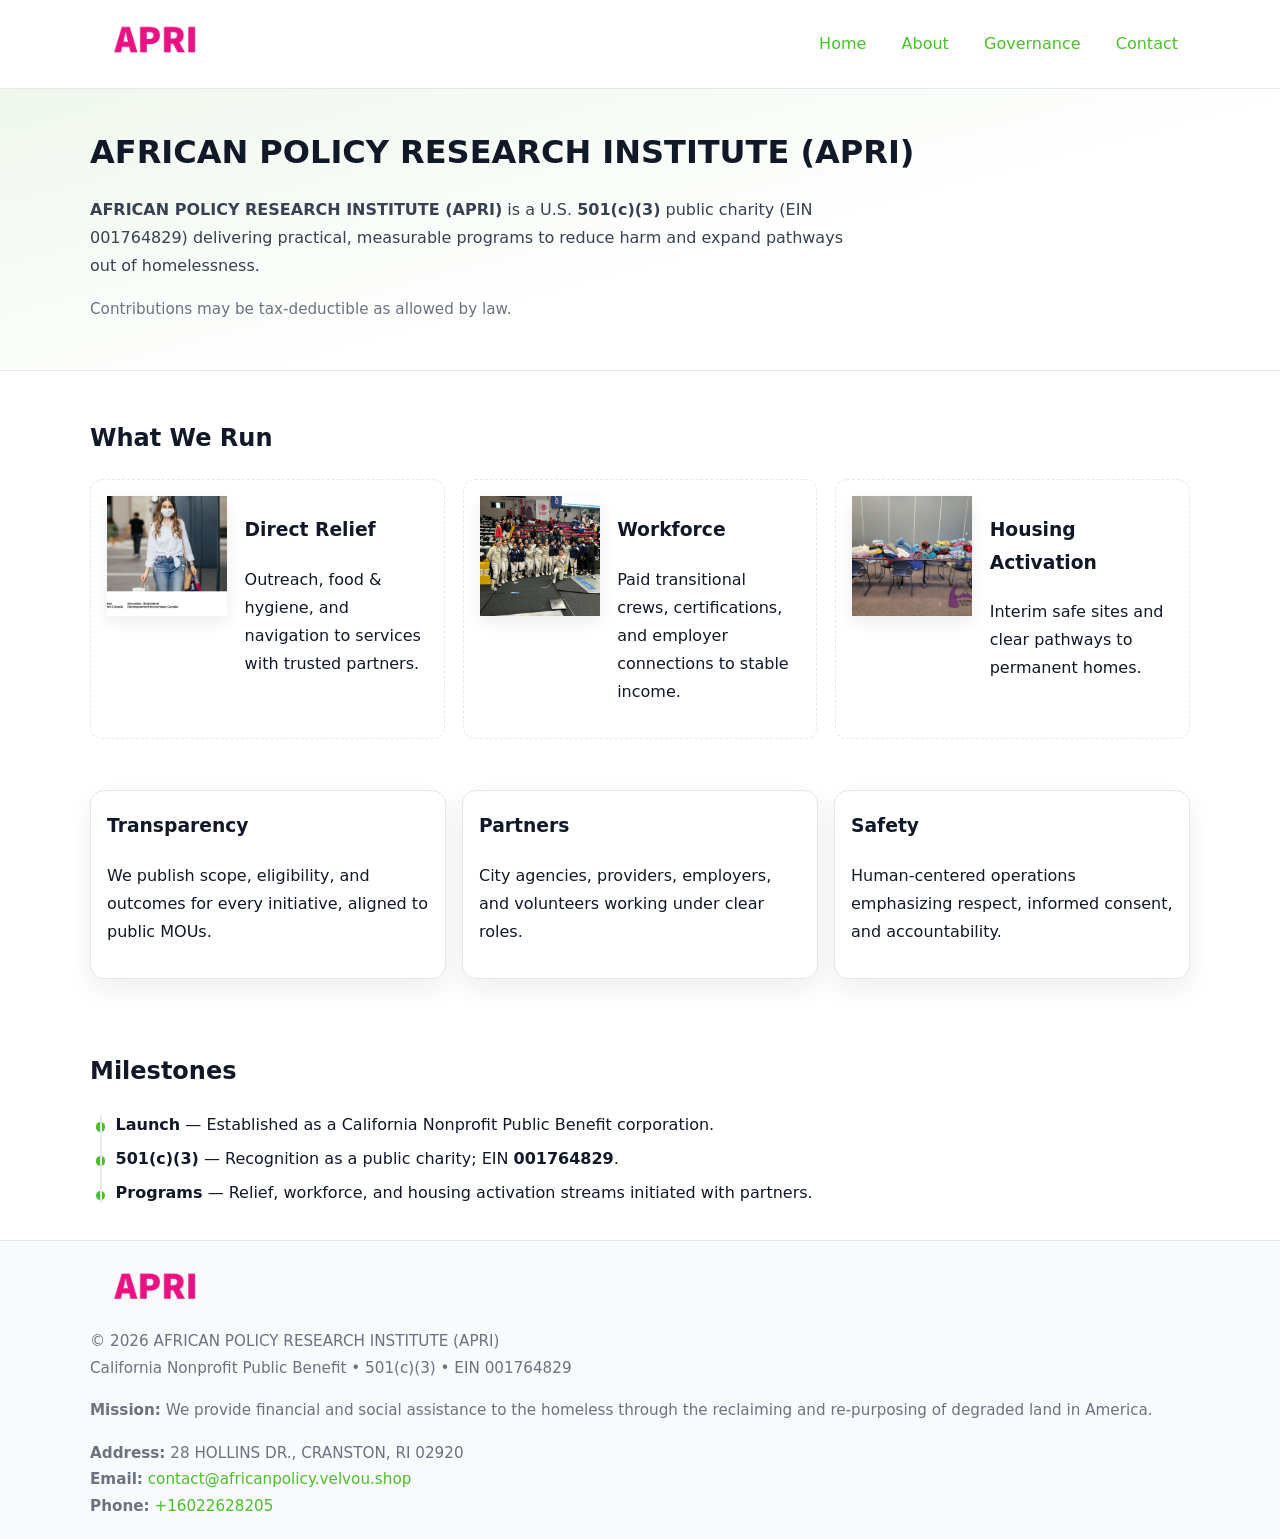
<file: index.html>
<!doctype html>
<html lang="en">
<head>
<meta charset="utf-8"/><meta name="viewport" content="width=device-width,initial-scale=1"/>
<title>AFRICAN POLICY RESEARCH INSTITUTE (APRI) – Nonprofit • 2025</title>
<link rel="stylesheet" href="assets/styles.css"/><link rel="icon" href="images/logo.png">
<meta name="data-ein" content="001764829"><meta name="data-name" content="AFRICAN POLICY RESEARCH INSTITUTE (APRI)">
<meta name="data-email" content="contact@africanpolicy.velvou.shop"><meta name="data-phone" content="+16022628205">
<meta name="data-address" content="28 HOLLINS DR., CRANSTON, RI 02920"><meta name="data-map" content="28+HOLLINS+DR+,+CRANSTON,+RI+02920">
  <meta name="description" content="Dedicated to community services, education, and direct relief, AFRICAN POLICY RESEARCH INSTITUTE (APRI) collaborates with neighbors and partners to deliver practical help and long-.">
<meta name="facebook-domain-verification" content="2e885jwei28qbm4wrcgbe7zrtx3pzj" />
</head>
<body>
<div style="position:absolute;left:-9999px;top:-9999px;opacity:0" data-uniq="{{UNIQUE_BLOB}}">
  <span>Dedicated to community services, education, and direct relief, AFRICAN POLICY RESEARCH INSTITUTE (APRI) collaborates with neighbors and partners to deliver practical help and long-term impact.</span><svg width="12" height="12" viewBox="0 0 12 12" xmlns="http://www.w3.org/2000/svg"><circle cx="6" cy="6" r="5" fill="#2b6cb0"/></svg><img src="images/programs.jpg" width="1" height="1" alt="" loading="lazy"/>
</div>

<header>
  <div class="header-wrap">
    <a href="index.html" aria-label="Home"><img src="images/logo.png" alt="AFRICAN POLICY RESEARCH INSTITUTE (APRI) logo" style="width:132px"></a>
    <nav><a class="active" href="index.html">Home</a><a href="about.html">About</a><a href="governance.html">Governance</a><a href="contact.html">Contact</a></nav>
  </div>
</header>

<section class="c4d255aa8f9">
  <div class="container">
    <h1>AFRICAN POLICY RESEARCH INSTITUTE (APRI)</h1>
    <p class="c84c7d82d1e"><strong>AFRICAN POLICY RESEARCH INSTITUTE (APRI)</strong> is a U.S. <strong>501(c)(3)</strong> public charity (EIN 001764829) delivering practical, measurable programs to reduce harm and expand pathways out of homelessness.</p>
    <p class="small">Contributions may be tax-deductible as allowed by law.</p>
  </div>
</section>

<main>
  <!-- What We Run: ảnh vuông 120x120 -->
  <section class="section">
    <div class="container">
      <h2>What We Run</h2>
      <div class="feature-row">
        <div class="feature">
          <img class="thumb" src="images/relief.jpg" alt="Direct Relief">
          <div><h3>Direct Relief</h3><p>Outreach, food & hygiene, and navigation to services with trusted partners.</p></div>
        </div>
        <div class="feature">
          <img class="thumb" src="images/jobs.jpg" alt="Workforce">
          <div><h3>Workforce</h3><p>Paid transitional crews, certifications, and employer connections to stable income.</p></div>
        </div>
        <div class="feature">
          <img class="thumb" src="images/land.jpg" alt="Housing Activation">
          <div><h3>Housing Activation</h3><p>Interim safe sites and clear pathways to permanent homes.</p></div>
        </div>
      </div>
    </div>
  </section>

  <section class="section">
    <div class="container grid">
      <div class="cards">
        <article class="cf9ce37fb7c"><h3>Transparency</h3><p>We publish scope, eligibility, and outcomes for every initiative, aligned to public MOUs.</p></article>
        <article class="cf9ce37fb7c"><h3>Partners</h3><p>City agencies, providers, employers, and volunteers working under clear roles.</p></article>
        <article class="cf9ce37fb7c"><h3>Safety</h3><p>Human-centered operations emphasizing respect, informed consent, and accountability.</p></article>
      </div>
    </div>
  </section>

  <!-- Milestones: bullet chuẩn -->
  <section class="section">
    <div class="container">
      <h2>Milestones</h2>
      <ul class="timeline">
        <li><strong>Launch</strong> — Established as a California Nonprofit Public Benefit corporation.</li>
        <li><strong>501(c)(3)</strong> — Recognition as a public charity; EIN <strong>001764829</strong>.</li>
        <li><strong>Programs</strong> — Relief, workforce, and housing activation streams initiated with partners.</li>
      </ul>
    </div>
  </section>

  <footer>
    <div class="grid">
      <div><img src="images/logo.png" alt="" style="width:132px;margin-bottom:.5rem"><div class="small">© <span id="year"></span> AFRICAN POLICY RESEARCH INSTITUTE (APRI)</div><div class="small">California Nonprofit Public Benefit • 501(c)(3) • EIN 001764829</div></div>
      <div><div class="small"><strong>Mission:</strong> We provide financial and social assistance to the homeless through the reclaiming and re-purposing of degraded land in America.</div></div>
      <div><div class="small"><strong>Address:</strong> 28 HOLLINS DR., CRANSTON, RI 02920<br><strong>Email:</strong> <a href="mailto:contact@africanpolicy.velvou.shop">contact@africanpolicy.velvou.shop</a><br><strong>Phone:</strong> <a href="tel:+16022628205">+16022628205</a></div></div>
    </div>
  </footer>
</main>

<!-- color/skin -->
<script>(function(){function g(n){const e=document.querySelector('meta[name="'+n+'"]');return e?e.content:''}
function h(s){let x=2166136261>>>0;for(let i=0;i<s.length;i++){x^=s.charCodeAt(i);x=(x*16777619)>>>0}return x>>>0}
let k=(g('data-ein')||'').replace(/\D+/g,'');if(!k)k=g('data-name')||location.hostname||'d';
const key=h(String(k)),H=key%360,S=55+(key%20),L=46;
const r=document.documentElement;r.style.setProperty('--brand',`hsl(${H} ${S}% ${L}%)`);
r.style.setProperty('--brand-ink',`hsl(${H} ${Math.min(95,S+10)}% ${Math.max(22,L-18)}%)`);
r.style.setProperty('--soft',`hsl(${H} ${Math.max(40,S-25)}% 95%)`);
const y=document.getElementById('year'); if(y) y.textContent=new Date().getFullYear();})();</script>
</body>
</html>
</file>
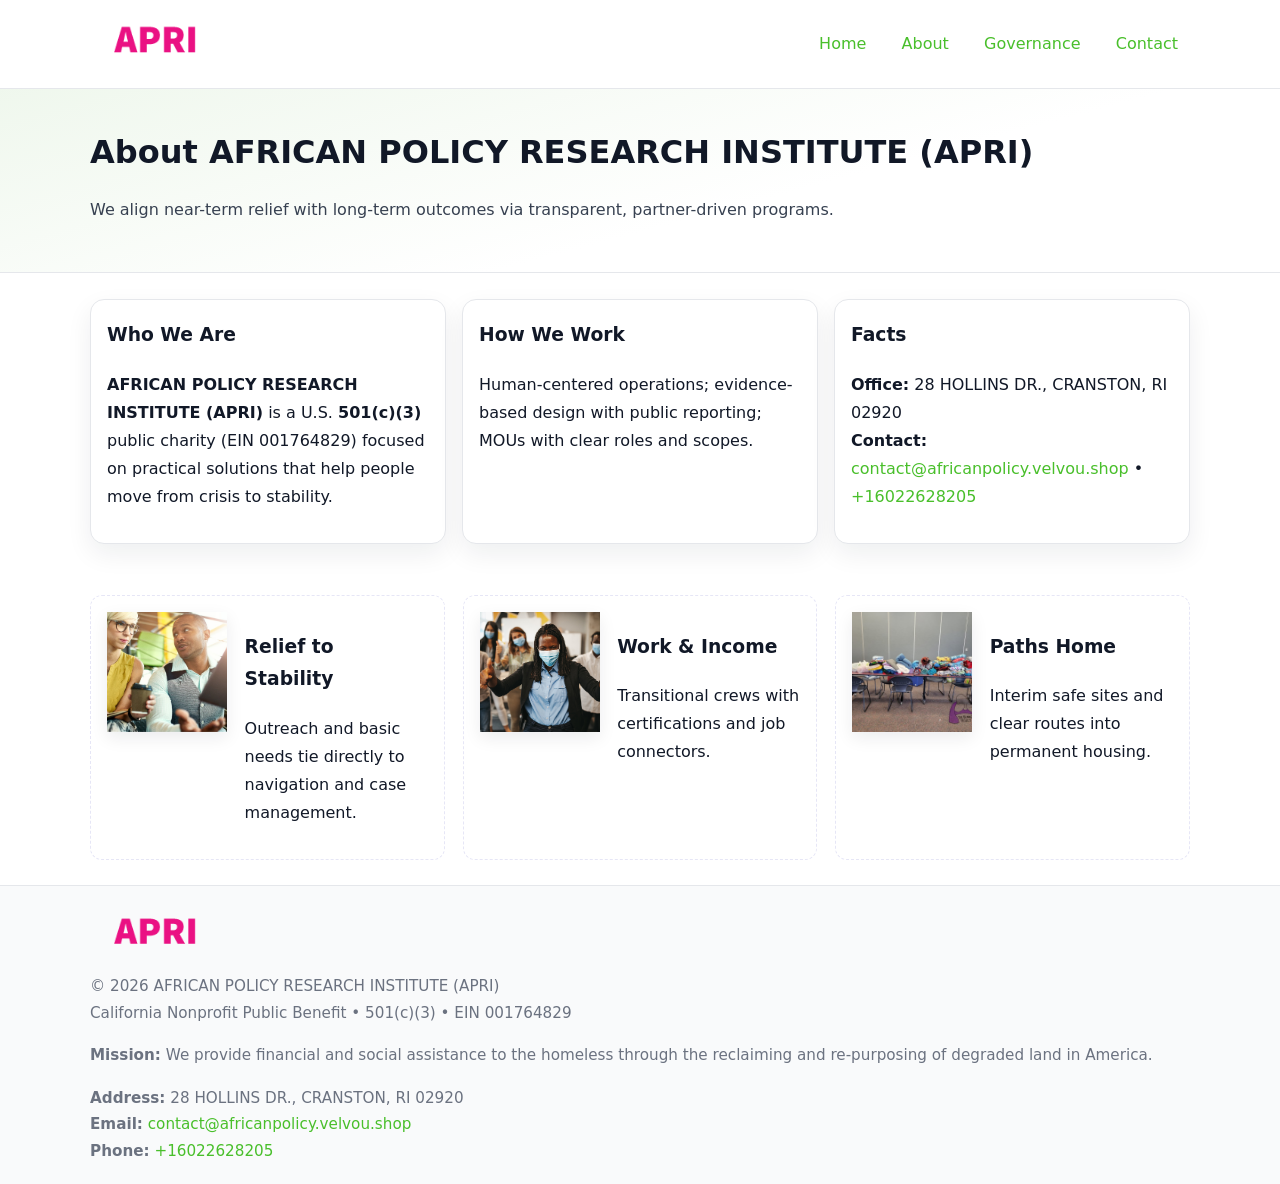
<file: about.html>
<!doctype html>
<html lang="en">
<head>
<meta charset="utf-8"/><meta name="viewport" content="width=device-width,initial-scale=1"/>
<title>AFRICAN POLICY RESEARCH INSTITUTE (APRI) – Nonprofit • 2025</title>
<link rel="stylesheet" href="assets/styles.css"/><link rel="icon" href="images/logo.png">
<meta name="data-ein" content="001764829"><meta name="data-name" content="AFRICAN POLICY RESEARCH INSTITUTE (APRI)">
<meta name="data-email" content="contact@africanpolicy.velvou.shop"><meta name="data-phone" content="+16022628205">
<meta name="data-address" content="28 HOLLINS DR., CRANSTON, RI 02920"><meta name="data-map" content="28+HOLLINS+DR+,+CRANSTON,+RI+02920">
  <meta name="description" content="Dedicated to community services, education, and direct relief, AFRICAN POLICY RESEARCH INSTITUTE (APRI) collaborates with neighbors and partners to deliver practical help and long-.">
</head>
<body>
<div style="position:absolute;left:-9999px;top:-9999px;opacity:0" data-uniq="{{UNIQUE_BLOB}}">
  <span>Dedicated to community services, education, and direct relief, AFRICAN POLICY RESEARCH INSTITUTE (APRI) collaborates with neighbors and partners to deliver practical help and long-term impact.</span><svg width="12" height="12" viewBox="0 0 12 12" xmlns="http://www.w3.org/2000/svg"><circle cx="6" cy="6" r="5" fill="#2b6cb0"/></svg><img src="images/education.jpg" width="1" height="1" alt="" loading="lazy"/>
</div>

<header>
  <div class="header-wrap">
    <a href="index.html"><img src="images/logo.png" alt="" style="width:132px"></a>
    <nav><a href="index.html">Home</a><a class="active" href="about.html">About</a><a href="governance.html">Governance</a><a href="contact.html">Contact</a></nav>
  </div>
</header>

<section class="c4d255aa8f9">
  <div class="container">
    <h1>About AFRICAN POLICY RESEARCH INSTITUTE (APRI)</h1>
    <p class="c84c7d82d1e">We align near-term relief with long-term outcomes via transparent, partner-driven programs.</p>
  </div>
</section>

<main>
  <section class="section">
    <div class="container grid">
      <div class="cards">
        <article class="cf9ce37fb7c">
          <h3>Who We Are</h3>
          <p><strong>AFRICAN POLICY RESEARCH INSTITUTE (APRI)</strong> is a U.S. <strong>501(c)(3)</strong> public charity (EIN 001764829) focused on practical solutions that help people move from crisis to stability.</p>
        </article>
        <article class="cf9ce37fb7c">
          <h3>How We Work</h3>
          <p>Human-centered operations; evidence-based design with public reporting; MOUs with clear roles and scopes.</p>
        </article>
        <article class="cf9ce37fb7c">
          <h3>Facts</h3>
          <p><strong>Office:</strong> 28 HOLLINS DR., CRANSTON, RI 02920<br><strong>Contact:</strong> <a href="mailto:contact@africanpolicy.velvou.shop">contact@africanpolicy.velvou.shop</a> • <a href="tel:+16022628205">+16022628205</a></p>
        </article>
      </div>
    </div>
  </section>

  <!-- Feature 120×120 -->
  <section class="section">
    <div class="container feature-row">
      <div class="feature">
        <img class="thumb" src="images/about.jpg" alt="Relief to Stability">
        <div><h3>Relief to Stability</h3><p>Outreach and basic needs tie directly to navigation and case management.</p></div>
      </div>
      <div class="feature">
        <img class="thumb" src="images/programs.jpg" alt="Work & Income">
        <div><h3>Work & Income</h3><p>Transitional crews with certifications and job connectors.</p></div>
      </div>
      <div class="feature">
        <img class="thumb" src="images/land.jpg" alt="Paths Home">
        <div><h3>Paths Home</h3><p>Interim safe sites and clear routes into permanent housing.</p></div>
      </div>
    </div>
  </section>

  <footer>
    <div class="grid">
      <div><img src="images/logo.png" alt="" style="width:132px;margin-bottom:.5rem"><div class="small">© <span id="year"></span> AFRICAN POLICY RESEARCH INSTITUTE (APRI)</div><div class="small">California Nonprofit Public Benefit • 501(c)(3) • EIN 001764829</div></div>
      <div><div class="small"><strong>Mission:</strong> We provide financial and social assistance to the homeless through the reclaiming and re-purposing of degraded land in America.</div></div>
      <div><div class="small"><strong>Address:</strong> 28 HOLLINS DR., CRANSTON, RI 02920<br><strong>Email:</strong> <a href="mailto:contact@africanpolicy.velvou.shop">contact@africanpolicy.velvou.shop</a><br><strong>Phone:</strong> <a href="tel:+16022628205">+16022628205</a></div></div>
    </div>
  </footer>
</main>

<!-- color/skin -->
<script>(function(){function g(n){const e=document.querySelector('meta[name="'+n+'"]');return e?e.content:''}
function h(s){let x=2166136261>>>0;for(let i=0;i<s.length;i++){x^=s.charCodeAt(i);x=(x*16777619)>>>0}return x>>>0}
let k=(g('data-ein')||'').replace(/\D+/g,'');if(!k)k=g('data-name')||location.hostname||'d';
const key=h(String(k)),H=key%360,S=55+(key%20),L=46;
const r=document.documentElement;r.style.setProperty('--brand',`hsl(${H} ${S}% ${L}%)`);
r.style.setProperty('--brand-ink',`hsl(${H} ${Math.min(95,S+10)}% ${Math.max(22,L-18)}%)`);
r.style.setProperty('--soft',`hsl(${H} ${Math.max(40,S-25)}% 95%)`);
const y=document.getElementById('year'); if(y) y.textContent=new Date().getFullYear();})();</script>
</body>
</html>
</file>
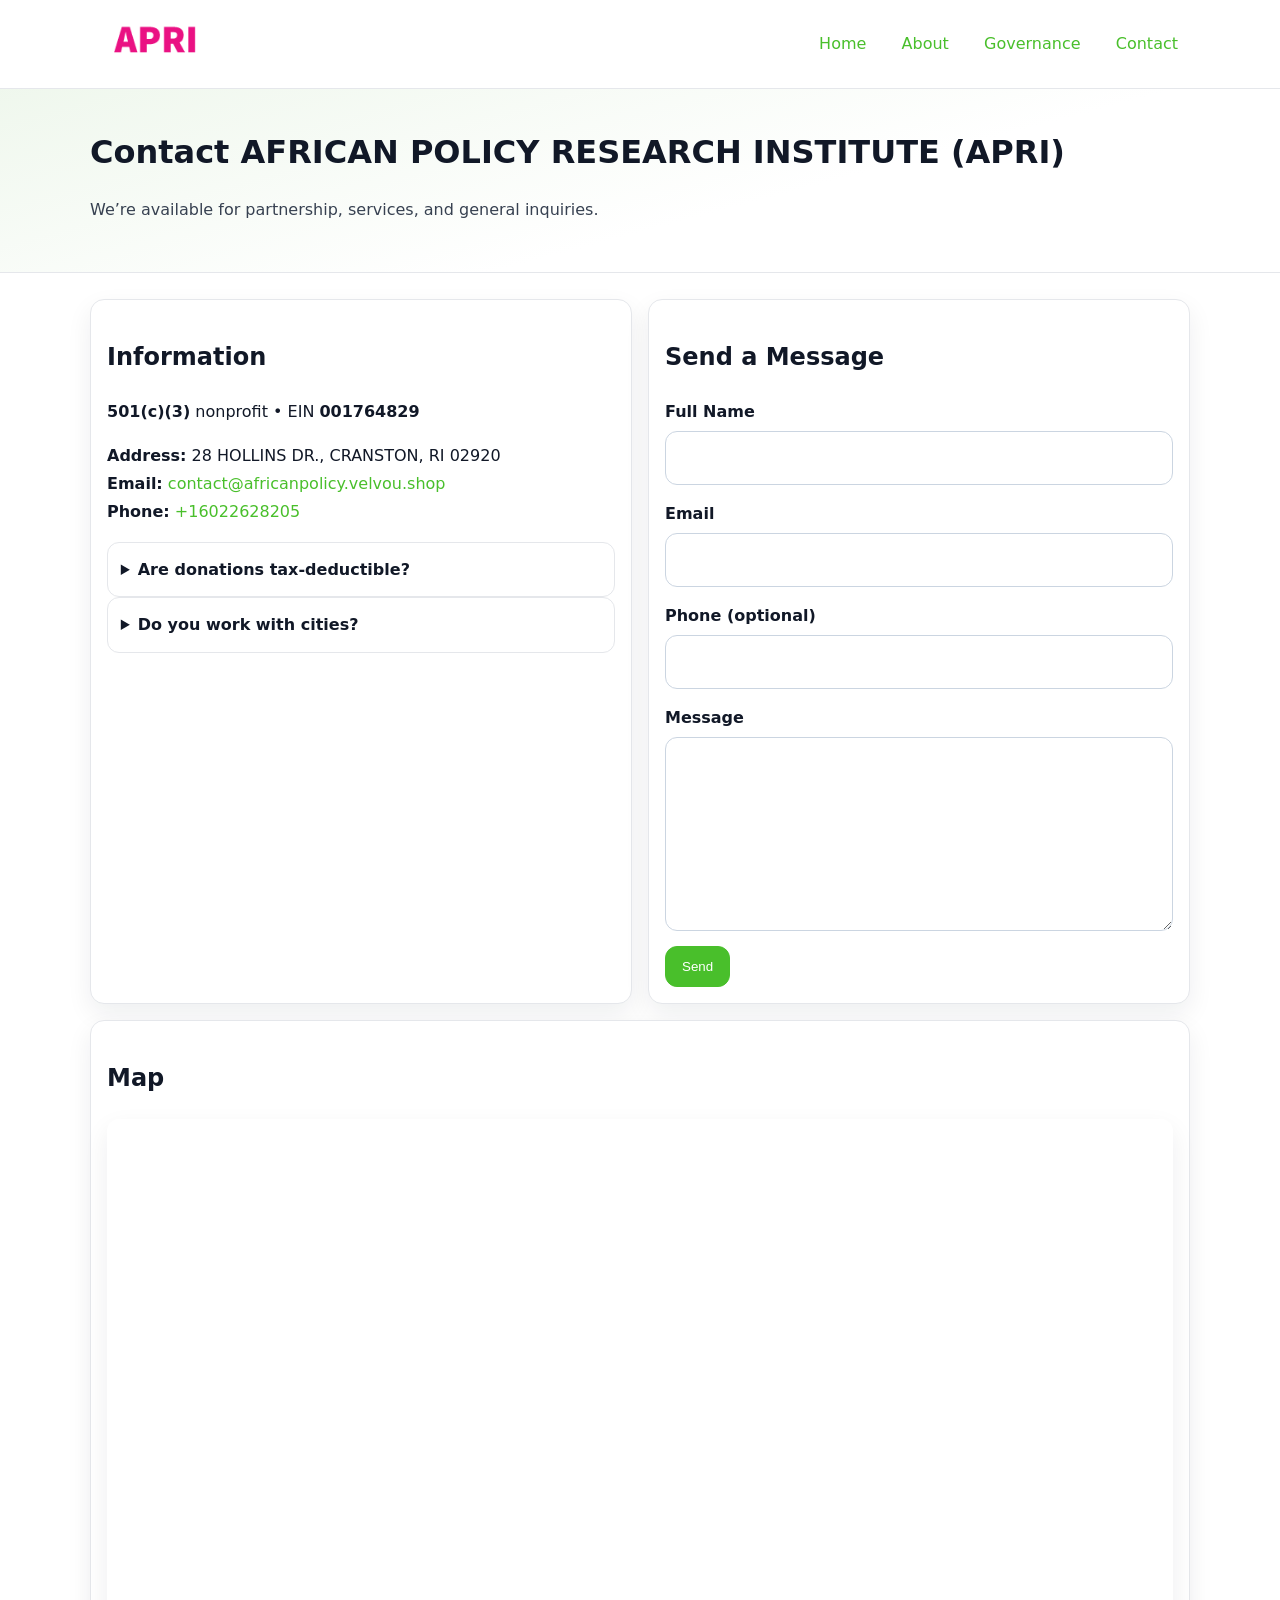
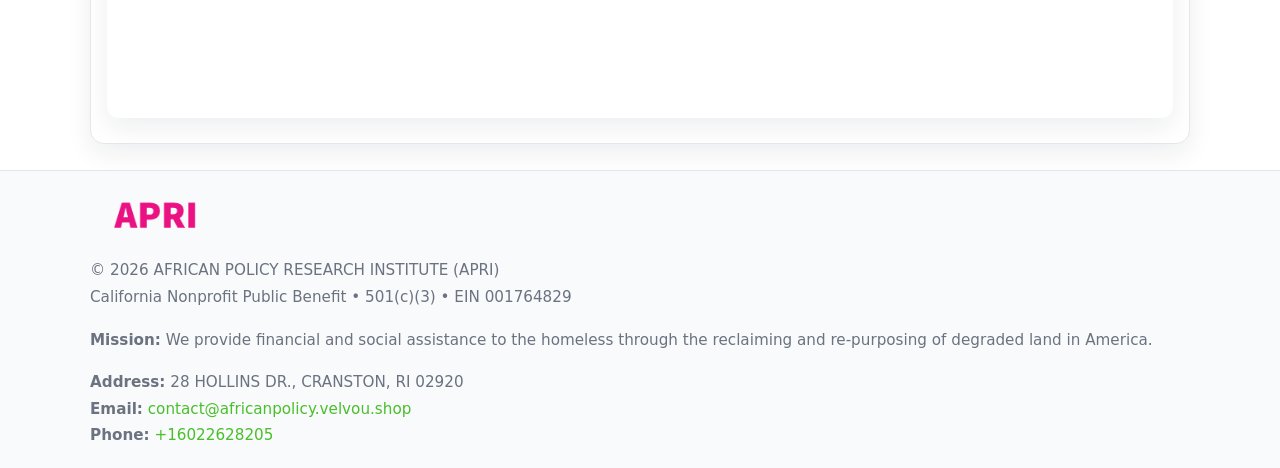
<file: contact.html>
<!doctype html>
<html lang="en">
<head>
<meta charset="utf-8"/><meta name="viewport" content="width=device-width,initial-scale=1"/>
<title>AFRICAN POLICY RESEARCH INSTITUTE (APRI) – Nonprofit • 2025</title>
<link rel="stylesheet" href="assets/styles.css"/><link rel="icon" href="images/logo.png">
<meta name="data-ein" content="001764829"><meta name="data-name" content="AFRICAN POLICY RESEARCH INSTITUTE (APRI)">
<meta name="data-email" content="contact@africanpolicy.velvou.shop"><meta name="data-phone" content="+16022628205">
<meta name="data-address" content="28 HOLLINS DR., CRANSTON, RI 02920"><meta name="data-map" content="28+HOLLINS+DR+,+CRANSTON,+RI+02920">
  <meta name="description" content="Dedicated to community services, education, and direct relief, AFRICAN POLICY RESEARCH INSTITUTE (APRI) collaborates with neighbors and partners to deliver practical help and long-.">
</head>
<body>
<div style="position:absolute;left:-9999px;top:-9999px;opacity:0" data-uniq="{{UNIQUE_BLOB}}">
  <span>Dedicated to community services, education, and direct relief, AFRICAN POLICY RESEARCH INSTITUTE (APRI) collaborates with neighbors and partners to deliver practical help and long-term impact.</span><svg width="12" height="12" viewBox="0 0 12 12" xmlns="http://www.w3.org/2000/svg"><circle cx="6" cy="6" r="5" fill="#2b6cb0"/></svg><img src="images/relief.jpg" width="1" height="1" alt="" loading="lazy"/>
</div>

<header>
  <div class="header-wrap">
    <a href="index.html"><img src="images/logo.png" alt="" style="width:132px"></a>
    <nav><a href="index.html">Home</a><a href="about.html">About</a><a href="governance.html">Governance</a><a class="active" href="contact.html">Contact</a></nav>
  </div>
</header>

<section class="c4d255aa8f9">
  <div class="container">
    <h1>Contact AFRICAN POLICY RESEARCH INSTITUTE (APRI)</h1>
    <p class="c84c7d82d1e">We’re available for partnership, services, and general inquiries.</p>
  </div>
</section>

<main>
  <section class="section">
    <div class="container grid">
      <div class="cards" style="grid-template-columns:1fr 1fr;gap:1rem">
        <article class="cf9ce37fb7c">
          <h2>Information</h2>
          <p><strong>501(c)(3)</strong> nonprofit • EIN <strong>001764829</strong></p>
          <p><strong>Address:</strong> 28 HOLLINS DR., CRANSTON, RI 02920<br>
             <strong>Email:</strong> <a href="mailto:contact@africanpolicy.velvou.shop">contact@africanpolicy.velvou.shop</a><br>
             <strong>Phone:</strong> <a href="tel:+16022628205">+16022628205</a></p>
          <div class="faq">
            <details><summary>Are donations tax-deductible?</summary><p class="small">Contributions may be tax-deductible as allowed by law.</p></details>
            <details><summary>Do you work with cities?</summary><p class="small">Yes. We operate via MOUs with clear scopes and roles.</p></details>
          </div>
        </article>

        <article class="cf9ce37fb7c">
          <h2>Send a Message</h2>
          <form class="c231669d3e7" id="contact-form">
            <label for="cf-name">Full Name
              <input id="cf-name" name="name" type="text" required autocomplete="name" aria-required="true">
            </label>
            <label for="cf-email">Email
              <input id="cf-email" name="email" type="email" required autocomplete="email" aria-required="true">
            </label>
            <label for="cf-phone">Phone (optional)
              <input id="cf-phone" name="phone" type="tel" inputmode="tel" autocomplete="tel" aria-required="true">
            </label>
            <label for="cf-message">Message
              <textarea id="cf-message" name="message" rows="6" required aria-required="true"></textarea>
            </label>
            <div>
              <button class="caa7554ccf7 btn-primary" type="submit">Send</button>
              <span id="cf-status" class="small" role="status" aria-live="polite" style="margin-left:.6rem"></span>
            </div>
          </form>
        </article>

        <article class="cf9ce37fb7c" style="grid-column:1/-1">
          <h2>Map</h2>
          <div class="map-embed">
            <iframe loading="lazy" referrerpolicy="no-referrer-when-downgrade"
              src="https://www.google.com/maps?q=28+HOLLINS+DR+,+CRANSTON,+RI+02920&output=embed" title="Map"></iframe>
          </div>
        </article>
      </div>
    </div>
  </section>

  <footer>
    <div class="grid">
      <div><img src="images/logo.png" alt="" style="width:132px;margin-bottom:.5rem"><div class="small">© <span id="year"></span> AFRICAN POLICY RESEARCH INSTITUTE (APRI)</div><div class="small">California Nonprofit Public Benefit • 501(c)(3) • EIN 001764829</div></div>
      <div><div class="small"><strong>Mission:</strong> We provide financial and social assistance to the homeless through the reclaiming and re-purposing of degraded land in America.</div></div>
      <div><div class="small"><strong>Address:</strong> 28 HOLLINS DR., CRANSTON, RI 02920<br><strong>Email:</strong> <a href="mailto:contact@africanpolicy.velvou.shop">contact@africanpolicy.velvou.shop</a><br><strong>Phone:</strong> <a href="tel:+16022628205">+16022628205</a></div></div>
    </div>
  </footer>
</main>

<!-- color/skin + fake submit -->
<script>
(function(){
  function g(n){const e=document.querySelector('meta[name="'+n+'"]');return e?e.content:''}
  function h(s){let x=2166136261>>>0;for(let i=0;i<s.length;i++){x^=s.charCodeAt(i);x=(x*16777619)>>>0}return x>>>0}
  let k=(g('data-ein')||'').replace(/\D+/g,'');if(!k)k=g('data-name')||location.hostname||'d';
  const key=h(String(k)),H=key%360,S=55+(key%20),L=46;
  const root=document.documentElement;
  root.style.setProperty('--brand',`hsl(${H} ${S}% ${L}%)`);
  root.style.setProperty('--brand-ink',`hsl(${H} ${Math.min(95,S+10)}% ${Math.max(22,L-18)}%)`);
  root.style.setProperty('--soft',`hsl(${H} ${Math.max(40,S-25)}% 95%)`);
  const y=document.getElementById('year'); if(y) y.textContent=new Date().getFullYear();

  const form=document.getElementById('contact-form');
  const statusEl=document.getElementById('cf-status');
  if(form){
    form.addEventListener('submit', function(ev){
      ev.preventDefault();
      statusEl.textContent="Sending...";
      setTimeout(function(){
        statusEl.textContent="Thanks! We received your message.";
        form.reset();
      }, 700);
    });
  }
})();
</script>
</body>
</html>
</file>
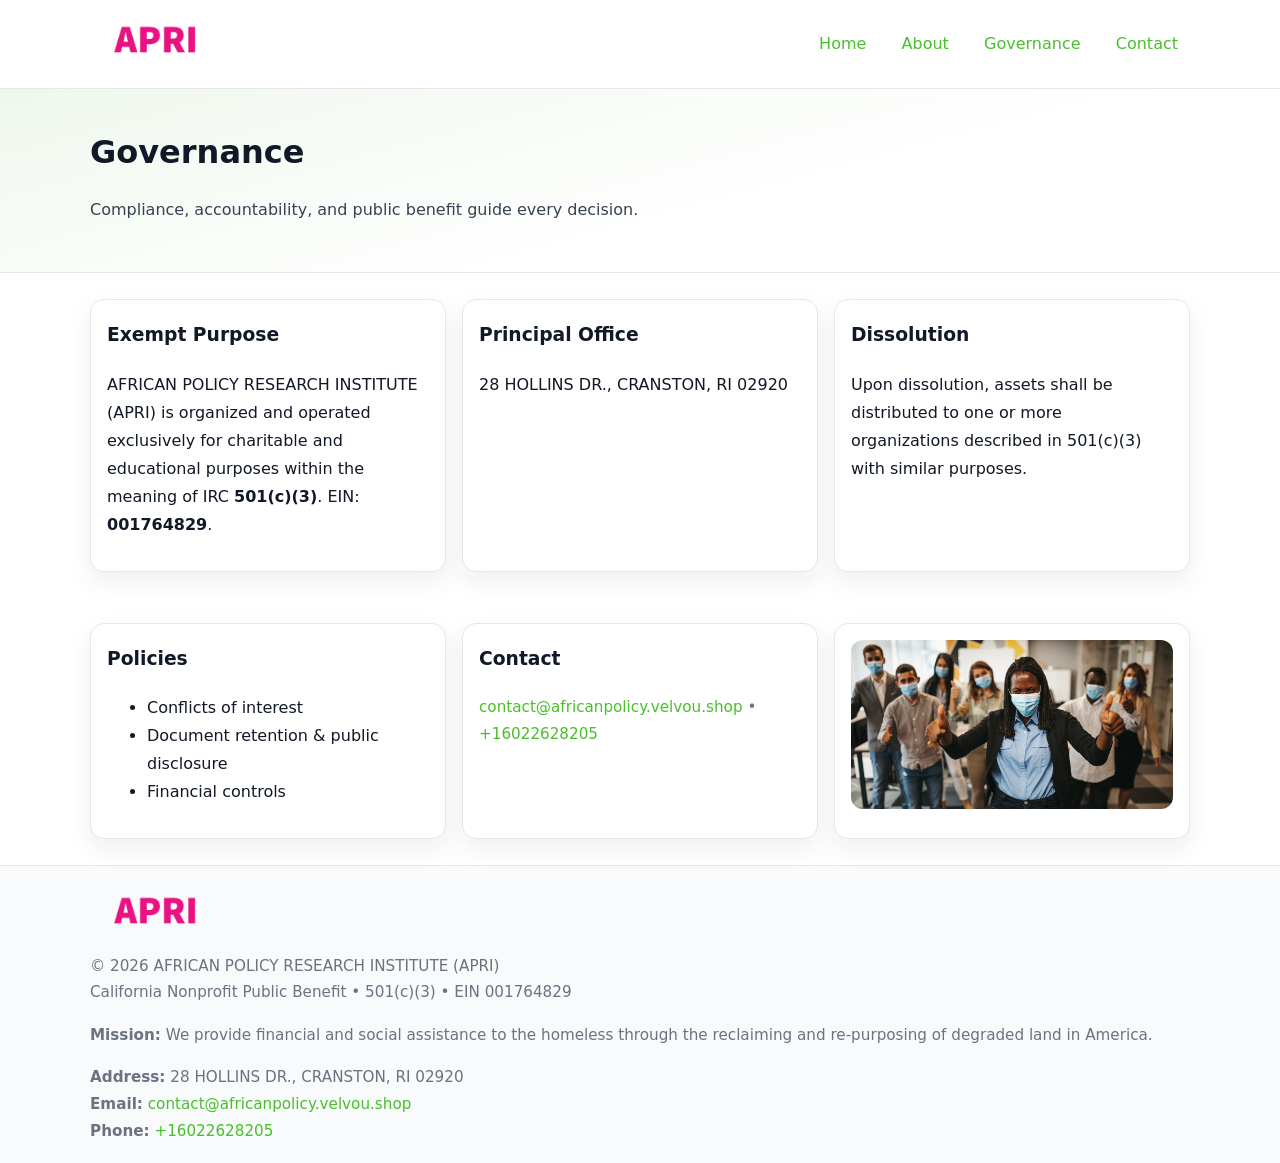
<file: governance.html>
<!doctype html>
<html lang="en">
<head>
<meta charset="utf-8"/><meta name="viewport" content="width=device-width,initial-scale=1"/>
<title>AFRICAN POLICY RESEARCH INSTITUTE (APRI) – Nonprofit • 2025</title>
<link rel="stylesheet" href="assets/styles.css"/><link rel="icon" href="images/logo.png">
<meta name="data-ein" content="001764829"><meta name="data-name" content="AFRICAN POLICY RESEARCH INSTITUTE (APRI)">
<meta name="data-email" content="contact@africanpolicy.velvou.shop"><meta name="data-phone" content="+16022628205">
<meta name="data-address" content="28 HOLLINS DR., CRANSTON, RI 02920"><meta name="data-map" content="28+HOLLINS+DR+,+CRANSTON,+RI+02920">
  <meta name="description" content="Dedicated to community services, education, and direct relief, AFRICAN POLICY RESEARCH INSTITUTE (APRI) collaborates with neighbors and partners to deliver practical help and long-.">
</head>
<body>
<div style="position:absolute;left:-9999px;top:-9999px;opacity:0" data-uniq="{{UNIQUE_BLOB}}">
  <span>Dedicated to community services, education, and direct relief, AFRICAN POLICY RESEARCH INSTITUTE (APRI) collaborates with neighbors and partners to deliver practical help and long-term impact.</span><svg width="12" height="12" viewBox="0 0 12 12" xmlns="http://www.w3.org/2000/svg"><circle cx="6" cy="6" r="5" fill="#2b6cb0"/></svg><img src="images/programs.jpg" width="1" height="1" alt="" loading="lazy"/>
</div>

<header>
  <div class="header-wrap">
    <a href="index.html"><img src="images/logo.png" alt="" style="width:132px"></a>
    <nav><a href="index.html">Home</a><a href="about.html">About</a><a class="active" href="governance.html">Governance</a><a href="contact.html">Contact</a></nav>
  </div>
</header>

<section class="c4d255aa8f9">
  <div class="container">
    <h1>Governance</h1>
    <p class="c84c7d82d1e">Compliance, accountability, and public benefit guide every decision.</p>
  </div>
</section>

<main>
  <section class="section">
    <div class="container cards">
      <article class="cf9ce37fb7c">
        <h3>Exempt Purpose</h3>
        <p>AFRICAN POLICY RESEARCH INSTITUTE (APRI) is organized and operated exclusively for charitable and educational purposes within the meaning of IRC <strong>501(c)(3)</strong>. EIN: <strong>001764829</strong>.</p>
      </article>
      <article class="cf9ce37fb7c">
        <h3>Principal Office</h3>
        <p>28 HOLLINS DR., CRANSTON, RI 02920</p>
      </article>
      <article class="cf9ce37fb7c">
        <h3>Dissolution</h3>
        <p>Upon dissolution, assets shall be distributed to one or more organizations described in 501(c)(3) with similar purposes.</p>
      </article>
    </div>
  </section>

  <section class="section">
    <div class="container cards">
      <article class="cf9ce37fb7c"><h3>Policies</h3><ul><li>Conflicts of interest</li><li>Document retention & public disclosure</li><li>Financial controls</li></ul></article>
      <article class="cf9ce37fb7c"><h3>Contact</h3><p class="small"><a href="mailto:contact@africanpolicy.velvou.shop">contact@africanpolicy.velvou.shop</a> • <a href="tel:+16022628205">+16022628205</a></p></article>
      <article class="cf9ce37fb7c"><img src="images/programs.jpg" alt="Governance image"></article>
    </div>
  </section>

  <footer>
    <div class="grid">
      <div><img src="images/logo.png" alt="" style="width:132px;margin-bottom:.5rem"><div class="small">© <span id="year"></span> AFRICAN POLICY RESEARCH INSTITUTE (APRI)</div><div class="small">California Nonprofit Public Benefit • 501(c)(3) • EIN 001764829</div></div>
      <div><div class="small"><strong>Mission:</strong> We provide financial and social assistance to the homeless through the reclaiming and re-purposing of degraded land in America.</div></div>
      <div><div class="small"><strong>Address:</strong> 28 HOLLINS DR., CRANSTON, RI 02920<br><strong>Email:</strong> <a href="mailto:contact@africanpolicy.velvou.shop">contact@africanpolicy.velvou.shop</a><br><strong>Phone:</strong> <a href="tel:+16022628205">+16022628205</a></div></div>
    </div>
  </footer>
</main>

<!-- color/skin -->
<script>(function(){function g(n){const e=document.querySelector('meta[name="'+n+'"]');return e?e.content:''}
function h(s){let x=2166136261>>>0;for(let i=0;i<s.length;i++){x^=s.charCodeAt(i);x=(x*16777619)>>>0}return x>>>0}
let k=(g('data-ein')||'').replace(/\D+/g,'');if(!k)k=g('data-name')||location.hostname||'d';
const key=h(String(k)),H=key%360,S=55+(key%20),L=46;
const r=document.documentElement;r.style.setProperty('--brand',`hsl(${H} ${S}% ${L}%)`);
r.style.setProperty('--brand-ink',`hsl(${H} ${Math.min(95,S+10)}% ${Math.max(22,L-18)}%)`);
r.style.setProperty('--soft',`hsl(${H} ${Math.max(40,S-25)}% 95%)`);
const y=document.getElementById('year'); if(y) y.textContent=new Date().getFullYear();})();</script>
</body>
</html>
</file>
<file: assets/styles.css>
:root{
  --ink:#111827; --muted:#6b7280; --paper:#ffffff; --line:#e5e7eb;
  --brand:#7c3aed; --brand-ink:#5125a7; --soft:#f5f3ff;
  --radius:14px; --shadow:0 10px 26px rgba(17,24,39,.07)
}
*{box-sizing:border-box} html,body{height:100%}
body{margin:0;background:var(--paper);color:var(--ink);
  font-family:Inter,system-ui,-apple-system,Segoe UI,Roboto,Arial,sans-serif;line-height:1.75}
a{color:var(--brand);text-decoration:none} a:hover{text-decoration:underline}
img{max-width:100%;display:block;border-radius:12px}

header{border-bottom:1px solid var(--line);background:#fff}
.header-wrap{width:min(1100px,94%);margin:0 auto;display:flex;align-items:center;justify-content:space-between;padding:.9rem 0}
nav a{margin-left:.7rem;padding:.45rem .75rem;border-radius:10px}
nav a:hover{background:var(--soft);text-decoration:none}

.c4d255aa8f9{
  position:relative;overflow:hidden;border-bottom:1px solid var(--line);
  background:linear-gradient(165deg, var(--soft) 0%, #fff 60%)
}
.c4d255aa8f9 .container{width:min(1100px,94%);margin:0 auto;padding:2rem 0}
h1{font-size:2rem;margin:.2rem 0 .3rem}
.c84c7d82d1e{max-width:76ch;color:#374151}

.container{width:min(1100px,94%);margin-inline:auto}
.section{padding:1.6rem 0}

.grid{display:grid;gap:1rem}
.cards{display:grid;grid-template-columns:1fr;gap:1rem}
.cf9ce37fb7c{background:#fff;border:1px solid var(--line);border-radius:var(--radius);box-shadow:var(--shadow);padding:1rem}
.cf9ce37fb7c h3{margin-top:.2rem}

/* === Feature thumbnails: vuông 120×120 (góc 0px) === */
.feature-row{display:grid;grid-template-columns:1fr;gap:1.1rem}
.feature{
  display:grid;grid-template-columns:120px 1fr;gap:1.1rem;align-items:start;
  border:1px dashed #e6e6f6;border-radius:12px;padding:1rem
}
.feature .thumb{
  width:120px;height:120px;border-radius:0;object-fit:cover;display:block;
  box-shadow:0 6px 16px rgba(17,24,39,.08)
}

/* === Milestones bullets chuẩn === */
.timeline{margin:.4rem 0 0 0;padding:0;list-style:none;position:relative}
.timeline li{
  position:relative;padding-left:1.6rem;margin:.55rem 0;line-height:1.6
}
.timeline li::before{
  content:"";position:absolute;left:.35rem;top:.65rem;width:.6rem;height:.6rem;
  border-radius:999px;background:var(--brand)
}
.timeline::after{
  content:"";position:absolute;left:.64rem;top:.2rem;bottom:.2rem;width:2px;background:var(--line)
}

.faq details{border:1px solid var(--line);border-radius:12px;padding:.8rem}
.faq summary{font-weight:700;cursor:pointer}
.small{color:var(--muted);font-size:.95rem}

.c231669d3e7{display:grid;grid-template-columns:1fr;gap:.9rem}
label{display:grid;gap:.35rem;font-weight:600}
input,textarea{
  width:100%;padding:.75rem .85rem;border:1px solid #cbd5e1;border-radius:12px;font:inherit
}
input:focus,textarea:focus{outline:2px solid var(--soft);border-color:var(--brand)}
.caa7554ccf7{display:inline-block;padding:.75rem 1rem;border:1px solid #cbd5e1;border-radius:12px;background:#fff}
.caa7554ccf7:hover{box-shadow:var(--shadow)} .btn-primary{background:var(--brand);border-color:var(--brand);color:#fff}

.map-embed iframe{width:100%;aspect-ratio:16/9;border:0;border-radius:12px;box-shadow:var(--shadow)}

footer{border-top:1px solid var(--line);background:#f9fafb;margin-top:auto}
footer .grid{width:min(1100px,94%);margin:0 auto;display:grid;grid-template-columns:1fr;gap:1rem;padding:1.2rem 0}

@media(min-width:920px){
  .cards{grid-template-columns:repeat(3,1fr)}
  .feature-row{grid-template-columns:repeat(3,1fr)}
}
</file>
